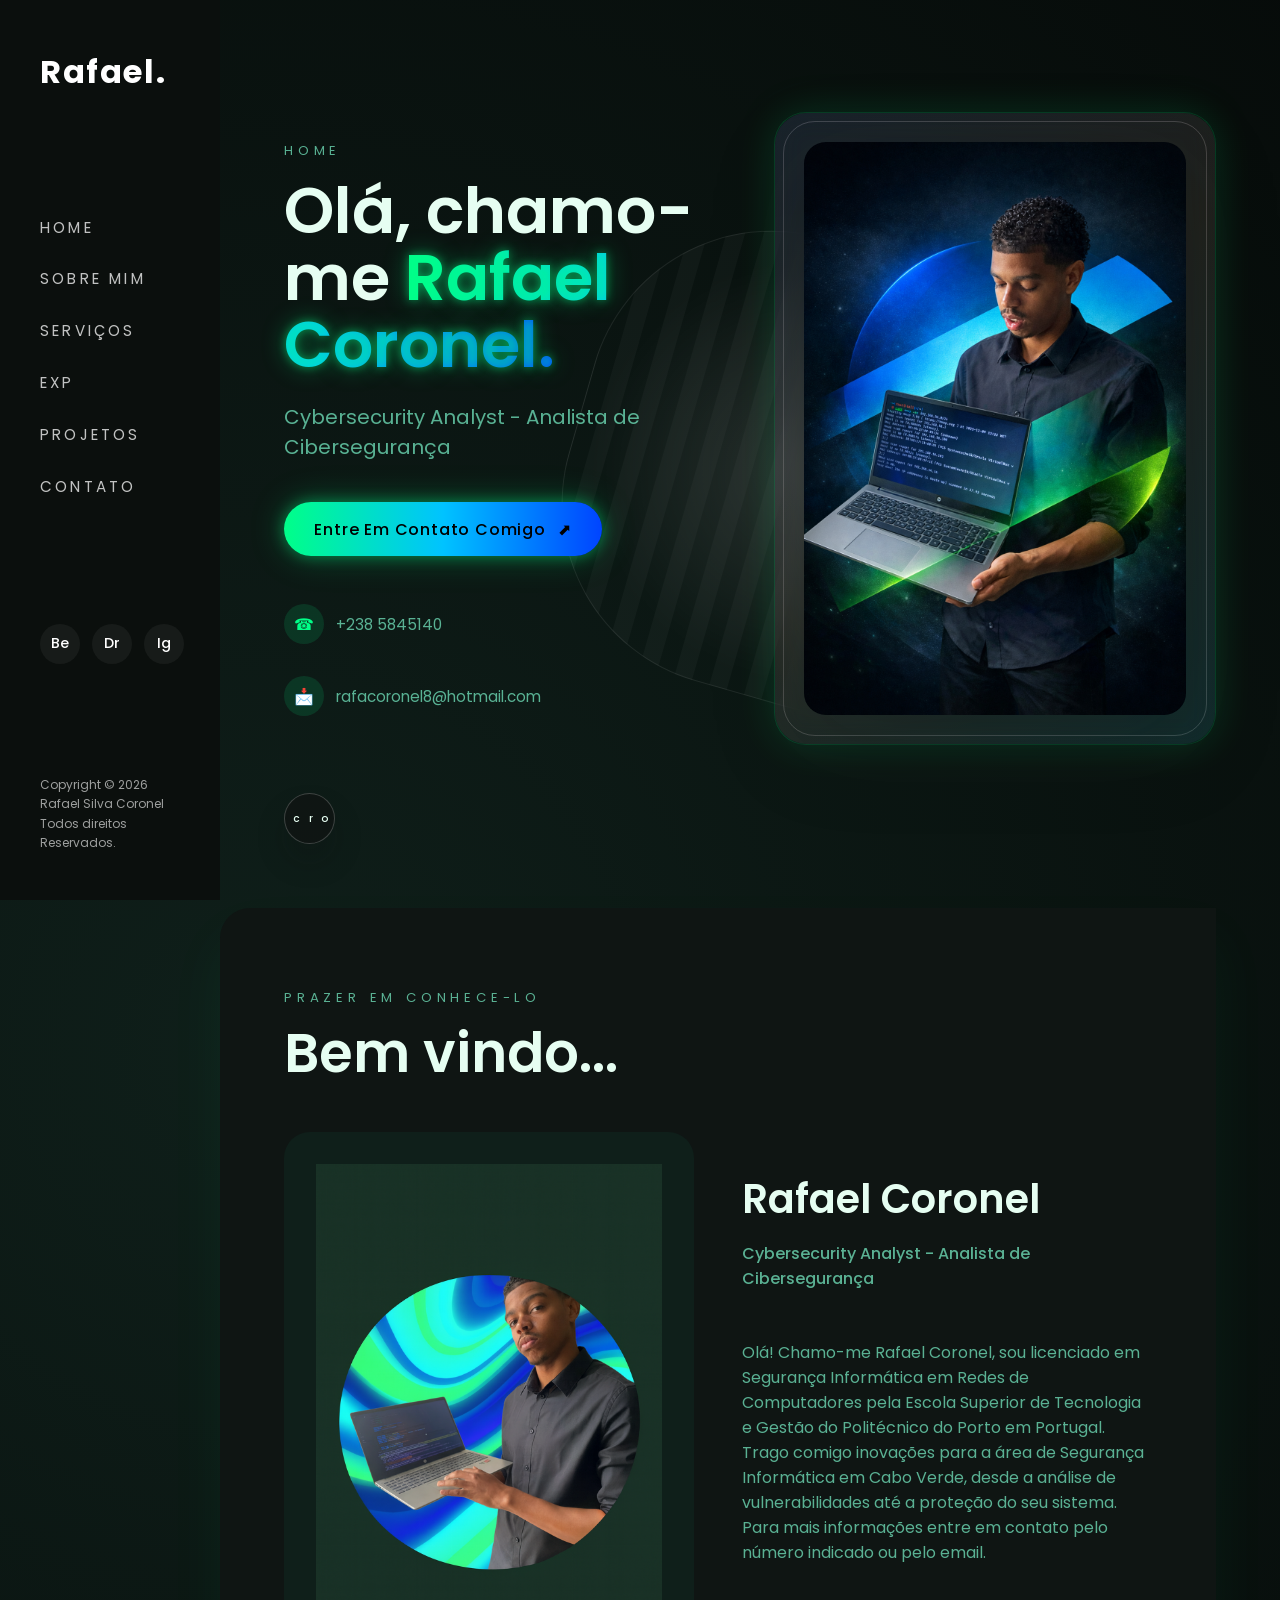
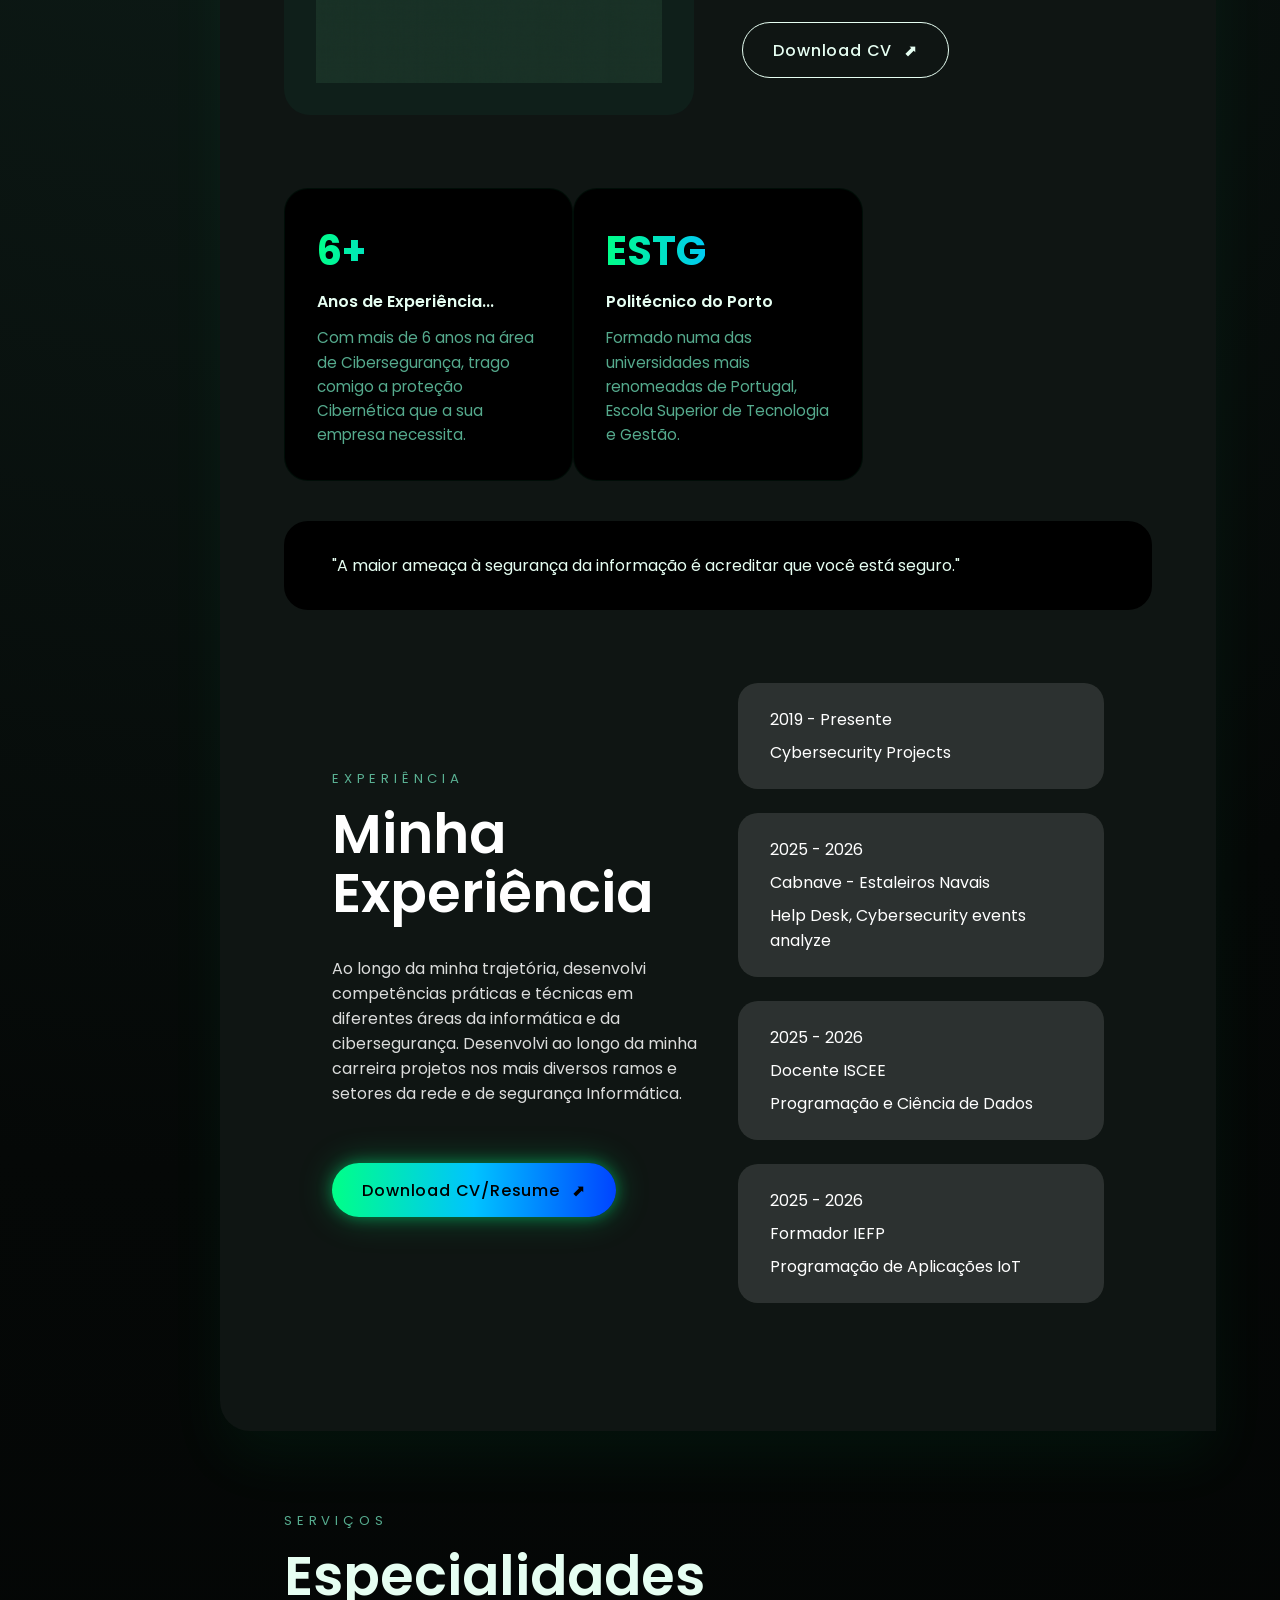
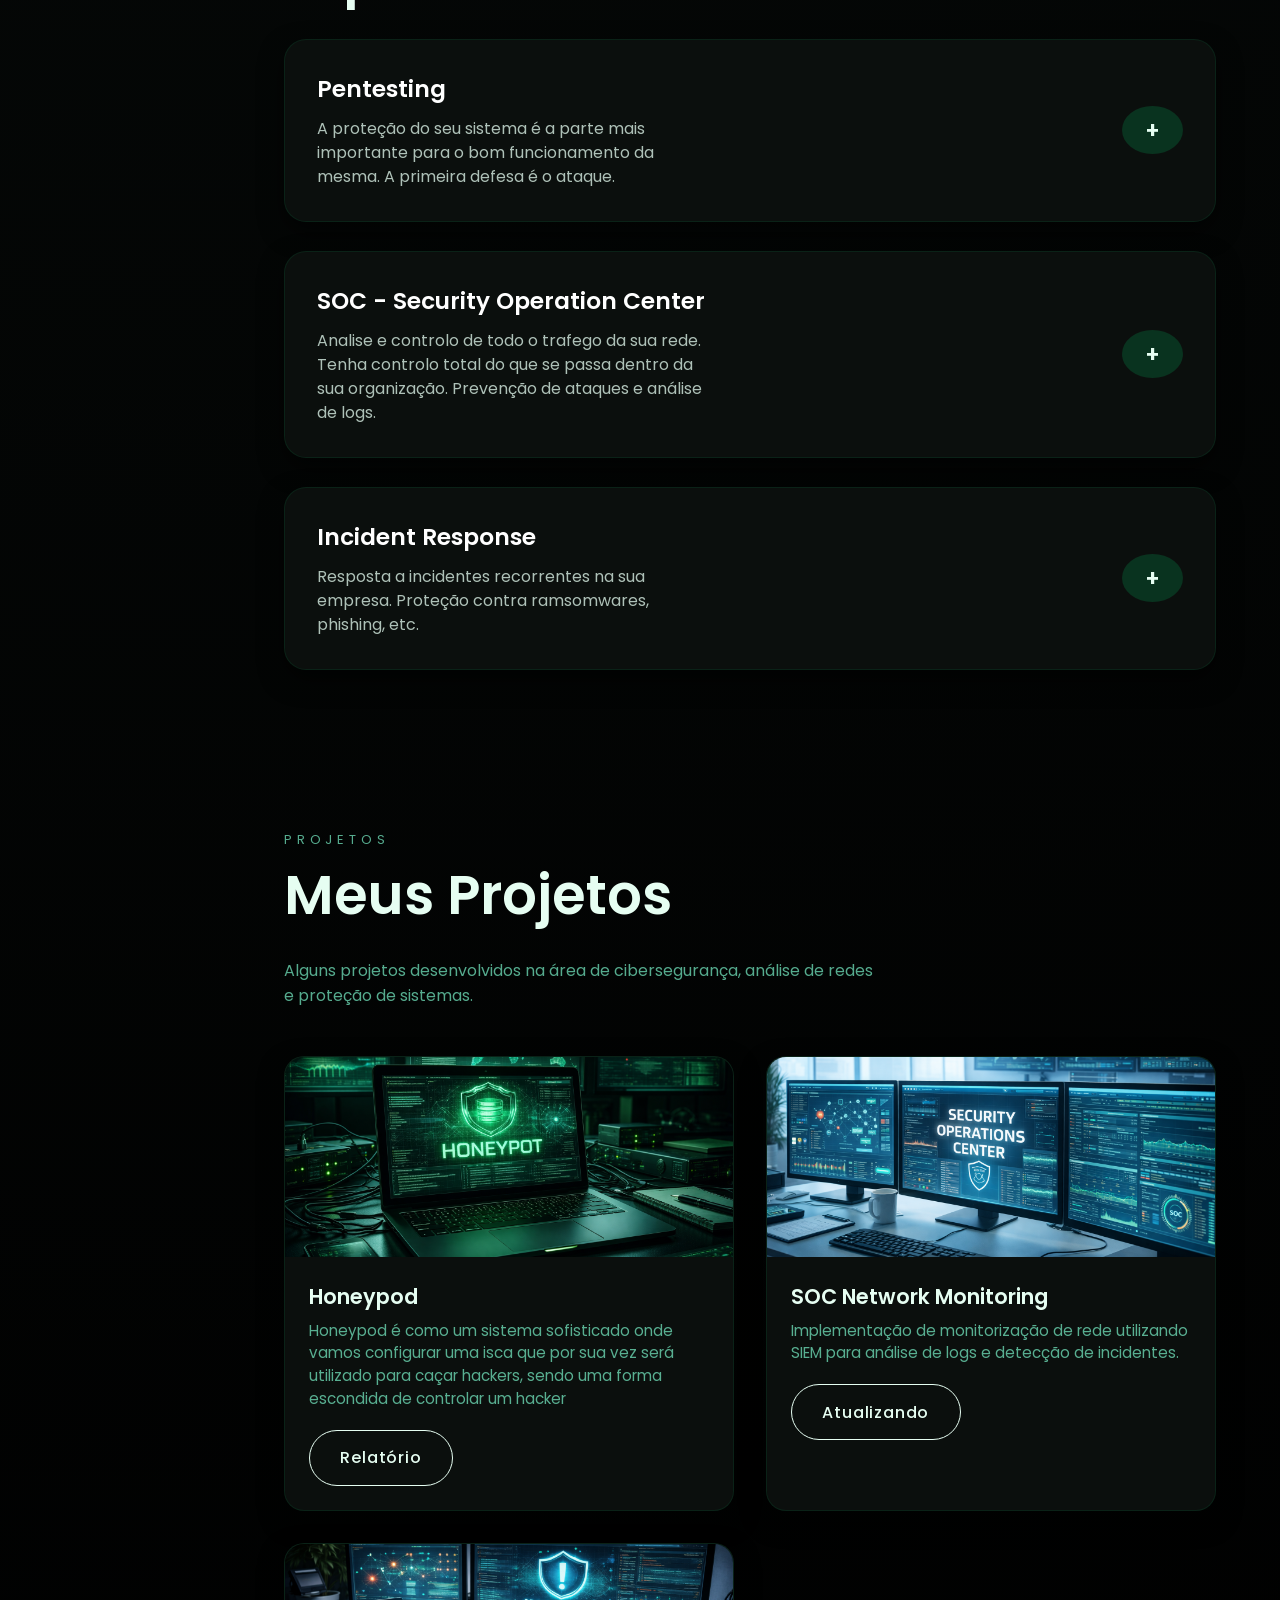
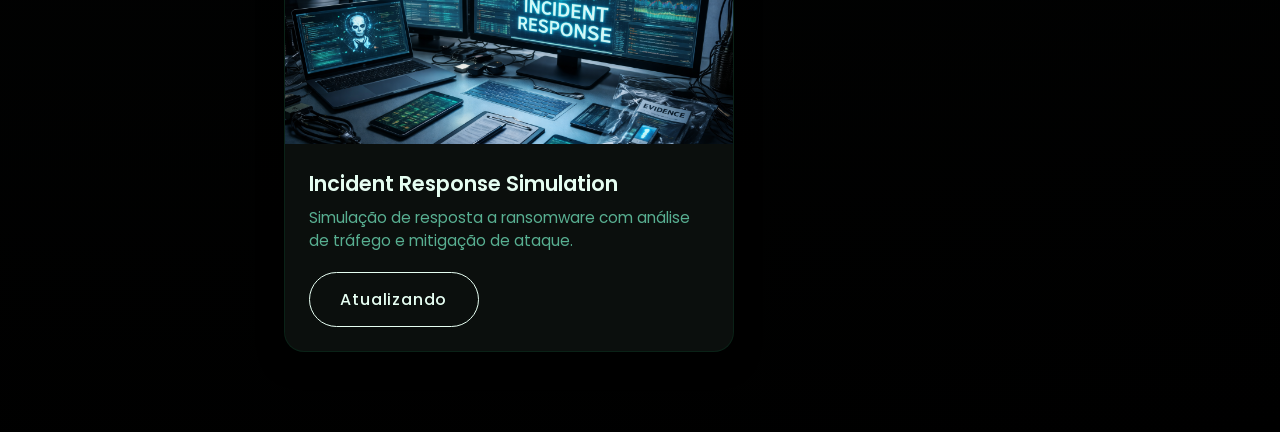
<file: index.html>
<!DOCTYPE html>
<html lang="en">
<head>
    <meta charset="UTF-8">
    <meta name="viewport" content="width=device-width, initial-scale=1.0">
    <title>Rafael Coronel -Portfolio</title>
    <link rel="preconnect" href="https://fonts.googleapis.com" />
    <link rel="preconnect" href="https://fonts.gstatic.com" crossorigin />
    <link
        href="https://fonts.googleapis.com/css2?family=Poppins:wght@300;400;500;600;700&display=swap"
        rel="stylesheet" 
    />
    <link rel="stylesheet" href="style.css">
</head>
<body>
    <div class="layout">
        <!--Navbar-->
        <aside class="sidebar" id="sidebar">
            <div class="sidebar__inner">
                <a href="#" class="brand" aria-label="Rafael Coronel Logo">
                    <span>Rafael.</span>
                </a>
                <nav class="sidebar__nav" aria-label="Primary">
                    <a href="#home" class="sidebar__link">Home</a>
                    <a href="#about" class="sidebar__link">Sobre mim</a>
                    <a href="#service" class="sidebar__link">Serviços</a>
                    <a href="#about" class="sidebar__link">Exp</a>
                    <a href="#projects" class="sidebar__link">Projetos</a>
                    <a href="#contact" class="sidebar__link">Contato</a>
                </nav>
                <div class="sidebar__social">
                    <a href="#" aria-label="Behance">
                        <span>Be</span>
                    </a>
                    <a href="#" aria-label="Dribble">
                        <span>Dr</span>
                    </a>
                    <a href="#" aria-label="Instagram">
                        <span>Ig</span>
                    </a>
                </div>
                <div class="sidebar__footer">
                    Copyright © 2026 Rafael Silva Coronel <br> Todos direitos Reservados.
                </div>
            </div>
        </aside>
        <button class="mobile-menu" id="mobileMenu" aria-expanded="false">
            <span class="mobile-menu__line"></span>
            <span class="mobile-menu__line"></span>
            <span class="mobile-menu__line"></span>
            <span class="sr-only">Menu</span>
        </button>

        <main class="main-content">
            <!-- Hero Section -->
             <section id="home" class="section hero">
                <div class="hero__background" aria-hidden="true">
                    <span class="hero-orb hero__orb--one"></span>
                    <span class="hero-orb hero__orb--two"></span>
                    <span class="hero__grid"></span>
                </div>
                <div class="hero__content" data-animate="fade-right">
                    <p class="section-label">Home</p>
                    <h1 class="hero__title">
                        Olá, chamo-me <span>Rafael Coronel.</span>
                    </h1>
                    <p class="hero__subtitle" data-primary="fade-up" style="animation-delay:0.1s;">
                        Cybersecurity Analyst - Analista de Cibersegurança
                    </p>

                    <div class="hero__actions">
                        <a href="#" class="button button--primary" id="contactBtn">
                            Entre em contato comigo
                            <span aria-hidden="true">⬈</span>
                        </a>
                    </div>
                    <div class="hero__meta">
                        <div class="hero__meta-item">
                            <span class="hero__meta-icon">☎</span>
                            <span>+238 5845140</span>
                        </div>
                        <div class="hero__meta-item">
                            <span class="hero__meta-icon">📩</span>
                            <span>rafacoronel8@hotmail.com</span>
                        </div>
                    </div>
                </div>
                <div class="hero__visual">
                    <div class="hero__image-wrapper">
                        <img src="assets/minhafoto2.png" alt="hero image" class="hero__image">
                    </div>
                </div>
                <a href="#about" class="hero_scroll">
                    <span class="hero__scroll-circle">
                        <span class="hero__scroll-arrow">↓ </span>
                        <span class="hero__scroll-label">Scroll</span>
                    </span>
                </a>
             </section>

            <!-- About Section-->
             <section id="about" class="section about">
                <div class="about__intro">
                    <p class="section-label">Prazer em conhece-lo</p>
                    <h2 class="section-title">Bem vindo...</h2>
                </div>
                <div class="about__content">
                    <div class="about__card">
                        <img src="assets/foto2.png" alt="">
                    </div>
                    <div class="about__details">
                        <h3>Rafael Coronel</h3>
                        <p class="about__role">Cybersecurity Analyst - Analista de Cibersegurança</p>
                        <p class="about__text">
                            <br>
                            Olá! Chamo-me Rafael Coronel, sou licenciado em Segurança Informática em Redes 
                            de Computadores pela Escola Superior de Tecnologia e Gestão do Politécnico do Porto em Portugal.
                            Trago comigo inovações para a área de Segurança Informática em Cabo Verde, desde a análise de
                            vulnerabilidades até a proteção do seu sistema. Para mais informações entre em contato pelo número indicado ou pelo email.
                        </p>
                        <br>
                        <a href="assets/CV.pdf" download class="button button--ghost">
                            Download CV
                            <span aria-hidden="true">⬈</span>
                        </a>
                    </div>
                </div>
                <br>
                <div class="about__stats">
                    <div class="about__stat">
                        <span class="about__stat-value">6+</span>
                        <span class="about__stat-label">Anos de Experiência...</span>
                        <p class="about__stat-text">
                            Com mais de 6 anos na área de Cibersegurança, trago comigo
                            a proteção Cibernética que a sua empresa necessita.
                        </p>
                    </div>
                    <div class="about__stat">
                        <span class="about__stat-value">ESTG</span>
                        <span class="about__stat-label">Politécnico do Porto</span>
                        <p class="about__stat-text">
                            Formado numa das universidades mais renomeadas de Portugal, Escola 
                            Superior de Tecnologia e Gestão.
                        </p>
                    </div>
                    <br>
                    <div style="height: 40px;"></div>
                    <blogquote class="about__quote">
                        "A maior ameaça à segurança da informação é acreditar que você está seguro."
                    </blogquote>           
                </div>
                <br>
                <div class="experience">
                    <div class="experience__content">
                        <p class="section-label">Experiência</p>
                        <h2 class="section-title">Minha Experiência</h2>
                        <p class="experience__text">
                            Ao longo da minha trajetória, desenvolvi competências práticas e técnicas em diferentes áreas da informática e da cibersegurança.
                            Desenvolvi ao longo da minha carreira projetos nos mais diversos ramos e setores da rede e de segurança Informática.
                        </p>
                        <br>
                        <a href="assets/CV - Analista de segurança Rafael Coronel.pdf" download class="button button--primary">
                            Download CV/Resume
                            <span aria-hidden="true">⬈</span>
                        </a>
                    </div>
                    <ul class="experience__timeline">
                        <li>
                            <span class="experience__time">2019 - Presente</span>
                            <span class="experience__time">Cybersecurity Projects</span>
                        </li>
                        <li>
                            <span class="experience__time">2025 - 2026</span>
                            <span class="experience__time">Cabnave - Estaleiros Navais</span>
                            <span class="experience__time">Help Desk, Cybersecurity events analyze</span>
                        </li>
                        <li>
                            <span class="experience__time">2025 - 2026</span>
                            <span class="experience__time">Docente ISCEE</span>
                            <span class="experience__time">Programação e Ciência de Dados</span>
                        </li>
                        <li>
                            <span class="experience__time">2025 - 2026</span>
                            <span class="experience__time">Formador IEFP</span>
                            <span class="experience__time">Programação de Aplicações IoT</span>
                        </li>
                    </ul>
                </div>
             </section>

             <!-- Services Section -->
              <section id="service" class="section services">
                <div class="service__header">
                    <p class="section-label">Serviços</p>
                    <h2 class="section-title">Especialidades</h2>
                </div>
                <div class="service-list" data-visual="assets/">
                    <article class="service-item service-item--accent">
                        <div>
                            <h3>Pentesting</h3>
                            <p>A proteção do seu sistema é a parte mais 
                                importante para o bom funcionamento da mesma.
                                A primeira defesa é o ataque.
                            </p>
                        </div>
                        <div class="button service-item__toggle">
                            <span>+</span>
                        </div>
                    </article>
                    <article class="service-item service-item--accent">
                        <div>
                            <h3>SOC - Security Operation Center</h3>
                            <p>Analise e controlo de todo o trafego da sua rede.
                                Tenha controlo total do que se passa dentro da sua organização.
                                Prevenção de ataques e análise de logs.
                            </p>
                        </div>
                        <div class="button service-item__toggle">
                            <span>+</span>
                        </div>
                    </article>
                    <article class="service-item service-item--accent">
                        <div>
                            <h3>Incident Response</h3>
                            <p>Resposta a incidentes recorrentes na sua empresa. Proteção contra ramsomwares, 
                                phishing, etc.
                            </p>
                        </div>
                        <div class="button service-item__toggle">
                            <span>+</span>
                        </div>
                    </article>
                </div>
              </section>

            <!-- Projects Section -->
            <section id="projects" class="section projects">

                <div class="projects__header">
                    <p class="section-label">Projetos</p>
                    <h2 class="section-title">Meus Projetos</h2>
                    <p class="projects__subtitle">
                        Alguns projetos desenvolvidos na área de cibersegurança, análise de redes e proteção de sistemas.
                    </p>
                </div>

                <div class="projects__grid">

                    <!-- Project 1 -->
                    <article class="project-card">

                        <div class="project-card__image">
                            <img src="assets/honey.png" alt="Pentesting Project">
                        </div>

                        <div class="project-card__content">

                            <h3>Honeypod</h3>

                            <p>
                                Honeypod é como um sistema sofisticado onde 
                                vamos configurar uma isca que por sua vez será utilizado para caçar 
                                hackers, sendo uma forma escondida de controlar um hacker
                            </p>

                            <div class="project-card__actions">

                                <a href="assets/Projeto 1-Honeypod.pdf" class="button button--ghost" download>
                                    Relatório
                                </a>

                                

                            </div>

                        </div>

                    </article>


                    <!-- Project 2 -->

                    <article class="project-card">

                        <div class="project-card__image">
                            <img src="assets/soc.png" alt="SOC Monitoring">
                        </div>

                        <div class="project-card__content">

                            <h3>SOC Network Monitoring</h3>

                            <p>
                                Implementação de monitorização de rede utilizando
                                SIEM para análise de logs e detecção de incidentes.
                            </p>

                            <div class="project-card__actions">

                                <a href="assets/report-soc.pdf" class="button button--ghost" download>
                                    Atualizando
                                </a>

                            </div>

                        </div>

                    </article>


                    <!-- Project 3 -->

                    <article class="project-card">

                        <div class="project-card__image">
                            <img src="assets/incidentresponse.png" alt="Incident Response">
                        </div>

                        <div class="project-card__content">

                            <h3>Incident Response Simulation</h3>

                            <p>
                                Simulação de resposta a ransomware com análise
                                de tráfego e mitigação de ataque.
                            </p>

                            <div class="project-card__actions">

                                <a href="assets/report-ir.pdf" class="button button--ghost" download>
                                    Atualizando
                                </a>


                            </div>

                        </div>

                    </article>

                </div>

            </section>

        </main>
    </div>

    <script>

        document.addEventListener("DOMContentLoaded", function () {

            const btn = document.getElementById("contactBtn");

            btn.addEventListener("click", function (e) {

                e.preventDefault();

                const email = "rafacoronel8@hotmail.com";
                const phone = "+2385845140";

                const isMobile = /Android|iPhone|iPad|iPod|Opera Mini|IEMobile|WPDesktop/i.test(navigator.userAgent);

                if (isMobile) {
                    window.location.href = "tel:" + phone;
                } else {
                    window.location.href = "mailto:" + email;
                }

            });

        });

    </script>
</body>

</html>
</file>
<file: style.css>
:root {
    --sidebar-bg: #0b0f0d;
    --body-bg: #050807;
    --text-main: #e6fef2;
    --text-muted: #7fffd4aa;

    --accent: #00ff88;
    --accent-soft: rgba(0,255,136,0.25);
    --accent-border: rgba(0,255,136,0.08);
    --accent-gradient: linear-gradient(
        90deg,
        #00ff88 0%,
        #00c3ff 50%,
        #0044ff 100%
    );

    --accent-gradient-reverse: linear-gradient(
        135deg,
        #0044ff 0%,
        #00c3ff 50%,
        #00ff88 100%
    );

    --card-bg: #0f1513;
    --border-light: rgba(0, 255, 136, 0.15);
    --transition: all 0.35s ease;

    font-size: 16px;
}

 *,
 *::before,
 *::after {
    box-sizing: border-box;
 }

 html{
    scroll-behavior: smooth;
 }
 body {
    margin: 0;
    font-family: "Poppins", sans-serif;
    color: var(--text-main);
    background: radial-gradient(circle at 20% 20%, #0f1f1a 0%, #050807 40%, #000000 100%);
    min-height: 100vh;
}

 h1,
 h2,
 h3,
 h4 {
    margin:0;
    font-weight: 600;
 }
 
 p {
    margin: 0;
 }

 a {
    color: inherit;
    text-decoration: none;
 }

 img {
    display: block;
    max-width: 100%;
 }

 button {
    font: inherit;
    color: inherit;
    background: none;
    border: none;
    cursor: pointer;
 }

 .section {
    padding: 5rem 5vw;
 }

 .section-label {
    font-size: 0.825rem;
    text-transform: uppercase;
    letter-spacing: 0.3rem;
    color: var(--text-muted);
    margin-bottom: 1rem;
 }

 .section-title {
    font-size: clamp(2.25rem, 2.5vw + 2rem, 3.4rem);
    line-height: 1.1;
    margin-bottom: 2rem;
 }

 .button {
    display: inline-flex;
    align-items: center;
    gap: 0.75rem;
    padding: 0.9rem 1.9rem;
    border-radius: 999px;
    font-weight: 500;
    letter-spacing: 0.05rem;
    text-transform: capitalize;
    transition: var(--transition);
    max-width: 100%;
    justify-content: center;
 }

 .button span {
    transition: transform 0.4s ease;
 }

 .button:hover span {
    transform: translateX(4px) translateY(-2px);
 }

 .button--primary {
    background: var(--accent-gradient);
    color: #000;
    box-shadow: 0 0 15px rgba(0, 255, 136, 0.4),
                0 0 35px rgba(0, 255, 136, 0.25);
}

.button--primary:hover {
    box-shadow: 0 0 25px rgba(0, 255, 136, 0.7),
                0 0 60px rgba(0, 255, 136, 0.4);
}

 .button--ghost {
    border: 1px solid var(--text-main);
    color: var(--text-main);
 }

 .section-cta {
    margin-top: 3rem;
    text-align: center;
 }

 .section-cta .button {
    width: auto
 }




 @media(max-width: 1200px) {
    .section {
        padding-inline: 8vw;
    }
 }

 @media(max-width: 768px) {
    .section {
        padding: 4rem 1.5rem;
    }

    .button {
        width: 100%;
        max-width: 320px;
        margin-inline: auto;
    }

    .section-cta .button {
        max-width: 220px;
    }
 }

 .js-enabled [data-animate] {
    opacity: 0;
    transform: translateY(40px);
    transition: opacity 0.8s ease, transform 0.8s;
    transition-delay: var(--delay, 0s);
 }

 .js-enabled [data-animate].js-visible {
    opacity: 1;
    transform: none;
 }

 .js-enabled [data-animate="fade-right"] {
    transform: translateX(-60px);
 }

 .js-enabled [data-animate="fade-left"] {
    transform: translateX(-60px);
 }

 .js-enabled [data-animate="zoom-in"] {
    transform: scale(0.85);
 }

 .js-enabled [data-animate="till-in"] {
    transform: perspective(900px), rotateX(16deg), translateY(40px);
    transform-origin: top center;
 }

 .js-enabled [data-animate="fade-up"] {
    transform: translateY(60px);
 }

 .sr-only {
    position: absolute;
    width: 1px;
    height: 1px;
    padding: 0;
    margin: -1px;
    overflow: hidden;
    clip: rect(0, 0, 0, 0);
    border: 0;
 }






 .layout {
    display: flex;
    min-height: 100vh;
 }

 .sidebar {
    background: var(--sidebar-bg);
    color: #ffffff;
    width: clamp(220px, 16vw, 280px);
    position: fixed;
    inset: 0 auto 0 0;
    z-index: 1000;
    transform: translateX(0);
    transition: var(--transition);
 }

 .sidebar__inner {
    display: flex;
    flex-direction: column;
    justify-content: space-between;
    padding: 3rem 2.5rem;
    height: 100%;
 }

 .brand {
    font-size: 2rem;
    font-weight: 700;
    letter-spacing: 0.1rem;
    display: inline-flex;
    position: relative;
 }

 .brand span::after {
    content: "";
    position: absolute;
    inset: auto 0 -8px 0;
    height: 5px;
    background: var(--accent-gradient);
    border-radius: 999px;
    opacity: 0;
    transform:scaleX(0.4);
    transition: var(--transition);
 }

 .brand:hover span::after {
    opacity: 1;
    transform: scaleX(1);
 }

 .sidebar__nav {
    display: flex;
    flex-direction: column;
    gap: 1.4rem;
    margin: 3rem 0;
 }

 .sidebar__link {
    position: relative;
    font-size: 0.95rem;
    text-transform: uppercase;
    letter-spacing: 0.2rem;
    color: rgba(255, 255, 255, 0.75);
    transition: var(--transition);
    padding-bottom: 0.4rem;
 }

 .sidebar__link::after {
    content: "";
    position: absolute;
    left: 0;
    bottom: 0;
    width: 1.8rem;
    height: 3px;
    background: var(--accent-gradient);
    transform-origin: left;
    transform: scaleX(0);
    transition: var(--transition);
 }

 .sidebar__link:hover,
 .sidebar__link:focus-visible {
    color: #fff;
 }

 .sidebar__link:hover::after,
 .sidebar__link.active::after {
    transform: scaleX(1);
 }

 .sidebar__social {
    display: grid;
    grid-template-columns: repeat(3, 2.5rem);
    gap: 0.75rem;
    margin-bottom: 2.5rem;
 }

 .sidebar__social a {
    display: inline-flex;
    align-items: center;
    justify-content: center;
    width: 2.5rem;
    height: 2.5rem;
    border-radius: 50%;
    background: rgba(255, 255, 255, 0.05);
    font-size: 0.9rem;
    font-weight: 500;
    transition: var(--transition);
 }

 .sidebar__social a:hover {
    background: var(--accent-gradient);
    transform: translateY(-3px);
 }

 .sidebar__footer {
    font-size: 0.75rem;
    line-height: 1.6;
    color: rgba(255, 255, 255, 0.6);
 }

 .mobile-menu {
    position: fixed;
    top: 1.5rem;
    left: 1.5rem;
    width: 3rem;
    height: 3rem;
    border-radius: 50%;
    background: rgba(10, 10, 10, 0.85);
    display: none;
    align-items: center;
    justify-content: center;
    gap: 0.3rem;
    flex-direction: column;
    z-index: 1100;
    transition: var(--transition);
 }

 .mobile-menu__line {
    width: 1.6rem;
    height: 2px;
    background: #fff;
    border-radius: 999px;
    transition: var(--transition);
 }

 .mobile-menu[aria-expanded="true"] .mobile-menu_line:nth-child(1) {
    transform: translateY(7px) rotate(45deg);
 }

 .mobile-menu[aria-expanded="true"] .mobile-menu_line:nth-child(2) {
    opacity: 0;
 }

 .mobile-menu[aria-expanded="true"] .mobile-menu_line:nth-child(3) {
    transform: translateY(-7px) rotate(-45deg);
 }

 .overlay {
    position: fixed;
    inset: 0;
    background: rgba(18, 18, 18, 0.55);
    backdrop-filter: blur(3px);
    z-index: 900;
    opacity: 0;
    pointer-events: none;
    transition: var(--transition);
 }

 .overlay.is-visible {
    opacity: 1;
    pointer-events: auto;
 }

 .main-content {
    flex: 1;
    margin-left: clamp(220px, 16vw, 280px);
    width: 100%;
 }

/* ----- Navbar (Sidebar) Responsive ----- */
 @media (max-width: 1024px) {
    .sidebar {
        transform: translateX(-100%);
    }

    .sidebar.is-open {
        transform: translateX(0);
    }

    .mobile-menu {
        display: inline-flex;
    }

    .main-content {
        margin-left: 0;
        width: 100%;
    }
 }

 @media (max-width: 768px) {
    .sidebar__link {
        letter-spacing: 0.1rem;
    }
 }






  /* --- Hero Section --- */
 .hero {
    position: relative;
    display: grid;
    grid-template-columns: repeat(2, minmax(0, 1fr));
    align-items: center;
    gap: 3rem;
    min-height: 100vh;
    padding-top: 7rem;
    padding-bottom: 4rem;
    overflow: hidden;
 }

 

 .hero__background {
    position: absolute;
    inset: 0;
    pointer-events: none;
    z-index: 1;
 }

 .hero__orb {
    position: absolute;
    border-radius: 50%;
    background: var(--accent-gradient);
    opacity: 0.55;
    filter: blur(0);
    mix-blend-mode: screen;
    animation: orbDrift 18s ease-in-out infinite;
 }

 .hero_orb--one {
    width: clamp(220px, 18vw, 320px);
    aspect-ratio: 1;
    top: -120px;
    right: 14%;
    animation-duration: 16s;
 }

 .hero_orb--two {
    width: clamp(180px, 20vw, 300px);
    aspect-ratio: 1;
    bottom: -130px;
    left: 12%;
    animation-duration: 20s;
    animation-direction: reverse;
 }

 .hero__grid {
    position: absolute;
    top: 52%;
    left: 55%;
    width: clamp(320px, 36vw, 520px);
    height: clamp(320px, 36vw, 520px);
    border-radius: 40%;
    border: 1px solid rgba(255, 255, 255, 0.2);
    background:
        radial-gradient(circle at center,
            rgba(255, 255, 255, 0.32),
            transparent 65%),
        repeating-linear-gradient(0deg, transparent, transparent 18px, rgba(255, 255, 255, 0.00) 18px, rgba(255, 255, 255, 0.00) 36px),
        repeating-linear-gradient(
            90deg,
            transparent,
            transparent 18px,
            rgba(255, 255, 255, 0.08) 18px,
            rgba(255, 255, 255, 0.08) 36px
        );
        transform: translate(-50%, -50%) rotate(16deg);
        opacity: 0.4;
        animation: gridPulse 22s linear infinite;
 }

 .hero__content,
 .hero__visual {
    position: relative;
    z-index: 2;
 }

 .hero__title {
    font-size: clamp(3rem, 5vw, 4.5rem);
    line-height: 1.05;
    margin-bottom: 1.5rem;
 }

 .hero__title span {
    position: relative;
    background-image: var(--accent-gradient);
    background-clip: text;
    -webkit-background-clip: text;
    -webkit-text-fill-color: transparent;
    color: transparent;
    text-shadow: 0 0 10px rgba(0, 255, 136, 0.5),
                 0 0 25px rgba(0, 255, 136, 0.4);
 }

 .hero__subtitle {
    font-size: 1.25rem;
    color: var(--text-muted);
    margin-bottom: 2.5rem;
 }

 .hero__actions {
    display: flex;
    align-items: center;
    gap: 1.5rem;
 }

 .hero__meta {
    margin-top: 3rem;
    display: flex;
    gap: 2rem;
    flex-wrap: wrap;
    color: var(--text-muted);
    font-size: 0.95rem;
 }

 .hero__meta-item {
    display: inline-flex;
    align-items: center;
    gap: 0.75rem;
 }

 .hero__meta-icon {
    display: inline-flex;
    align-items: center;
    justify-content: center;
    width: 2.5rem;
    height: 2.5rem;
    border-radius: 50%;
    background: rgba(0, 255, 136, 0.12);
    color: #00ff88;
    font-size: 1rem;
 }

 .hero__visual {
    display: flex;
    justify-content: center;
    perspective: 1400px;
 }

 .hero__image-wrapper {
    position: relative;
    height: min(420px, 100%);
    aspect-ratio: 3 / 4;
    padding: 1.8rem;
    display: grid;
    place-items: center;
    border-radius: 32px;
    background: rgba(0, 255, 136, 0.05);
    backdrop-filter: blur(15px);
    border: 1px solid rgba(0, 255, 136, 0.15);
    box-shadow: 0 0 40px rgba(0, 255, 136, 0.15);
    transform-style: preserve-3d;
    --rotateX: 0deg;
    --rotateY: 0deg;
    --scale: 1;
    transform: rotateX(var(--rotateX, 0deg)) rotateY(var(--rotateY, 0deg)) scale(var(--scale, 1));
    transition: transform 0.25s cubic-bezier(0.16, 1, 0.3, 1), box-shadow 0.45s ease;
    will-change: transform;
 }

 .hero__image-wrapper::before {
    content: "";
    position: absolute;
    inset: 8px;
    border-radius: inherit;
    border: 1px solid rgba(255, 255, 255, 0.3);
    opacity: 0.6;
    pointer-events: none;
 }

 .hero__image-wrapper::after {
    content: "";
    position: absolute;
    inset: 0;
    border-radius: inherit;
    background: linear-gradient(
        135deg,
        rgba(180, 93, 255, 0.25),
        rgba(253, 101, 133, 0.25),
        rgba(93, 173, 255, 0.25)
    );
    z-index: 1;
    opacity: 0.4;
    pointer-events: none;
 }

 .hero__visual:hover .hero__image-wrapper {
    box-shadow: 0 55px 80px rgba(15, 15, 16, 0.25);
 }

 .hero__image {
    position: relative;
    z-index: 2;
    width: 100%;
    height: auto;
    object-fit: cover;
    border-radius: 22px;
    filter: drop-shadow(0 25px 45px rgba(17, 17, 17, 0.2));
    transform: translateZ(55px);
    animation: heroFloat 7s ease-in-out infinite alternate;
 }

 .hero__scroll {
    position: absolute;
    left: 50%;
    bottom: 2.5rem;
    display: inline-flex;
    flex-direction: column;
    align-items: center;
    gap: 0.75rem;
    transform: translateX(-50%);
    text-transform: uppercase;
    font-size: 0.75rem;
    letter-spacing: 0.45rem;
    color: rgba(255, 255, 255, 0.8);
    z-index: 4;
    transition: var(--transition);
 }

 .hero__scroll:hover,
 .hero__scroll:focus-visible {
    color: #fff;
 }

 .hero__scroll-circle {
    width: 3.2rem;
    height: 3.2rem;
    border-radius: 999px;
    display: flex;
    align-items: center;
    justify-content: center;
    position: relative;
    overflow: hidden;
    background: rgba(18, 18, 18, 0.55);
    border: 1px solid rgba(255, 255, 255, 0.2);
    box-shadow: 0 18px 30px rgba(15, 15, 16, 0.2);
    transition: var(--transition);
 }

 .hero__scroll:hover .hero__scroll-circle,
.hero__scroll:focus-visible .hero__scroll-circle {
  border-color: transparent;
  background: var(--accent-gradient);
  transform: translateY(-4px);
}

.hero__scroll-circle::after {
  content: "";
  position: absolute;
  inset: 0;
  background: radial-gradient(circle at center, rgba(255, 255, 255, 0.5), transparent 70%);
  opacity: 0;
  transition: var(--transition);
}

.hero__scroll:hover .hero__scroll-circle::after,
.hero__scroll:focus-visible .hero__scroll-circle::after {
  opacity: 1;
}

.hero__scroll-arrow {
  display: flex;
  align-items: center;
  justify-content: center;
  width: 100%;
  height: 100%;
  font-size: 1.35rem;
  line-height: 1;
  animation: scrollBounce 2.4s ease-in-out infinite;
}

.hero__scroll:hover .hero__scroll-arrow,
.hero__scroll:focus-visible .hero__scroll-arrow {
  animation-play-state: paused;
}

.hero__scroll-label {
  font-weight: 500;
  font-size: 0.65rem;
  letter-spacing: 0.55rem;
  padding-left: 0.55rem;
}

@keyframes scrollBounce {
  0%,
  20%,
  50%,
  80%,
  100% {
    transform: translateY(0);
  }
  40% {
    transform: translateY(6px);
  }
  60% {
    transform: translateY(2px);
  }
}

 @keyframes heroGlow {
    0% {
        transform: translate3d(-20px, -10px, 0) scale(1);
        opacity: 0.65;
    }
    100% {
        transform: translate3d(24px, 20px, 0) scale(1.08);
        opacity: 0.85;
    }
 }

 @keyframes orbDrift {
    0% {
        transform: translate3d(0, 0, 0) scale(1);
    }
    50% {
        transform: translate3d(20px, -25px, 0) scale(1.05);
    }
    100% {
        transform: translate3d(-15px, 18px, 0) scale(0.98);
    }
 }

 @keyframes gridPulse {
    0% {
        transform: translate(-50%, -50%) rotate(12deg) scale(0.96);
        opacity: 0.3;
    }
    50% {
        transform: translate(-48%, -52%) rotate(18deg) scale(1.05);
        opacity: 0.48;
    }
    100% {
        transform: translate(-50%, -50%) rotate(16deg) scale(0.96);
        opacity: 0.3;
    }
 }

 @keyframes heroFloat {
    0% {
        transform: translateZ(55px) translateY(0);
    }
    100% {
        transform: translateZ(55px) translateY(-14px);
    }
 }

 /* --- Hero Section Responsive --- */
@media (max-width: 1024px) {
  .hero {
    grid-template-columns: minmax(0, 1fr);
    text-align: center;
    padding-top: 8rem;
  }

  .hero::before {
    inset: -25% -40% -25% -10%;
  }

  .hero_grid {
    left: 50%;
    top: 54%;
    width: clamp(260px, 58vw, 420px);
    height: clamp(260px, 58vw, 420px);
  }

  .hero__orb--one {
    right: 10%;
    top: -80px;
  }

  .hero__orb--two {
    left: 18%;
    bottom: -90px;
  }

  .hero_image-wrapper {
    margin: 0 auto;
  }
}

@media (max-width: 768px) {
  .hero__background {
    opacity: 0.75;
  }

  .hero__grid {
    display: none;
  }

  .hero__orb--one {
    right: 18%;
    top: -90px;
  }

  .hero__orb--two {
    display: none;
  }

  .hero__image-wrapper {
    padding: 1.4rem;
  }
}

/*About Section*/
.about {
   background: var(--card-bg);
   border-radius: 30px 0 0 30px;
   margin-right: 5vw;
   box-shadow: 0 30px 60px rgba(0, 255, 136, 0.05);
}

.about__intro {
   margin-bottom: 3rem;
}

.about__content {
   display: grid;
   grid-template-columns: repeat(2, minmax(0, 1fr));
   gap: 3rem;
   align-items: center;
   margin-bottom: 3rem;
}

.about__card {
   background-color: #0f1f1a;
   border-radius: 26px;
   padding: 2rem;
   position: relative;
   overflow: hidden;
}

.about__car::after {
   content: "";
   position: absolute;
   inset: auto -30% -40% -30%;
   height: 60%;
   background-color: var(--accent-gradient);
   border-radius: 50%;
   opacity: 0.5;
   filter: blur(30px);
}

.about__image {
   position: relative;
   z-index: 2;
   border-radius: 20px;
   width: 100%;
}

.about__details h3 {
   font-size: clamp(2rem, 1.8vw + 1.4rem, 2.5rem);
   margin-bottom: 0.75rem;
}

.about__role {
   font-weight: 500;
   color: var(--text-muted);
   margin-bottom: 1.5rem;
}

.about__text {
   margin-bottom: 2rem;
   color: var(--text-muted);
}

.about__stats {
   display: grid;
   grid-template-columns: repeat(3, minmax(0, 1fr));
}

.about__stat {
   background-color: #000;
   padding: 2rem;
   border-radius: 24px;
   border: 1px solid rgba(0, 255, 136, 0.05);
   transition: var(--transition);
}

.about__stat:hover {
   transform: translateY(-8px);
   box-shadow: 0 20px 30px rgba(0, 255, 136, 0.12);
}

.about__stat-value {
   display: block;
   font-size: 2.5rem;
   font-weight: 700;
   background-image: var(--accent-gradient);
   -webkit-background-clip: text;
   color: transparent;
   margin-bottom: 0.5rem;
}

.about__stat-label {
   font-weight: 600;
   margin-bottom: 0.75rem;
   display: block;
}

.about__stat-text {
   color: var(--text-muted);
   font-size: 0.95rem;
   line-height: 1.6;
}

.about__quote {
   grid-column: span 3;
   background-color: #000;
   color: #e6fef2;
   padding: 2rem 3rem;
   border-radius: 24px;
   font-size: italic;
   position: relative;
}

.about__quote::before {
   content: "";
   position: absolute;
   top: -1.5rem;
   left: 22rem;
   font-size: 4rem;
   color: var(--accent);
   opacity: 0.3;
}

/* About Us Responsive */

@media (max-width:1200px){
  .about {
    margin-right: 0;
    border-radius: 30px;
  }
}

@media (max-width:1024px){
  .about__content {
    gap: 2rem;
    grid-template-columns: minmax(0,1fr);
  }

  .about__stats {
    grid-template-columns: repeat(2,minmax(0,1fr));
  }
}

@media (max-width:768px){
  .about__content {
    gap: 2rem;
  }

  .about__stats {
    grid-template-columns: minmax(0,1fr);
  }

  .about__quote {
    grid-column: span 1;
  }
}

 
.experience {
    background-color: var(--accent-gradient);
    border-radius: 30px;
    padding: 3rem;
    display: grid;
    grid-template-columns: repeat(2, minmax(0, 1fr));
    gap: 2.5rem;
    color: white;
    align-items: center;
}

.experience__text {
    margin-bottom: 2rem;
    color: rgba(255, 255, 255, 0.85);
}

.experience__timeline {
    margin: 0;
    padding: 0;
    list-style: none;
    display: grid;
    gap: 1.5rem;
}

.experience__timeline li {
    background-color: rgba(255, 255, 255, 0.12);
    border-radius: 20px;
    padding: 1.5rem 2rem;
    display: grid;
    gap: 0.5rem;
    transition: var(--transition);
}

.experience__timeline li:hover {
    background-color: rgba(255, 255, 255, 0.2);
    transform: translateX(8px);
}

.experience__company {
   color: rgba(0, 255, 136, 0.12);
}

@media(max-width:1024px) {
   .experience {
      grid-template-columns: minmax(0, 1fr);
   }
}

@media(max-width:768px) {
   .experience {
      gap: 2rem;
   }
}


/* =========================
   SERVICES SECTION
========================= */

.services {
  background: transparent;
}

.services__header{
  margin-bottom: 3rem;
}


/* =========================
   SERVICES GRID
========================= */

.service-list {
  display: grid;
  gap: 1.8rem;
}


/* =========================
   SERVICE CARD
========================= */

.service-item {

  --service-gradient-opacity: 0;

  display: grid;
  grid-template-columns: minmax(0,1fr) auto;
  align-items: center;

  padding: 2rem;

  border-radius: 22px;

  background: #0b0f0d;

  border: 1px solid rgba(0,255,136,0.08);

  box-shadow:
  0 10px 25px rgba(0,0,0,0.6);

  position: relative;
  overflow: hidden;

  transition: 0.35s ease;

  isolation: isolate;
}


/* =========================
   GRADIENT (MAIS SUAVE)
========================= */

.service-item::before {

  content: "";
  position: absolute;
  inset: -1px;

  background:
  linear-gradient(
  135deg,
  rgba(0,255,136,0.25),
  rgba(0,120,255,0.25)
  );

  opacity: var(--service-gradient-opacity);

  transition: 0.35s ease;

  z-index: -2;
}


/* =========================
   HOVER
========================= */

.service-item:hover {

  transform: translateY(-4px);

  --service-gradient-opacity: 1;

  box-shadow:
  0 20px 40px rgba(0,0,0,0.7);
}


/* =========================
   TEXT
========================= */

.service-item h3 {

  font-size: 1.45rem;

  margin-bottom: .7rem;

  color: #ffffff;
}


.service-item p {

  color: rgba(230,254,242,0.75);

  max-width: 40ch;

  line-height: 1.5;
}


/* =========================
   BUTTON
========================= */

.service-item__toggle {

  width: 3rem;
  height: 3rem;

  border-radius: 50%;

  background: rgba(0,255,136,0.15);

  display: flex;
  align-items: center;
  justify-content: center;

  font-size: 1.4rem;
  font-weight: 600;

  color: #e6fef2;

  transition: 0.25s ease;
}


/* hover botão */

.service-item__toggle:hover {

  background: rgba(0,255,136,0.35);

}



@media(max-width: 1024px) {
   .service-item__visual {
      opacity: 0.4;
      right: 5%;
   }
}

@media(max-width:768px) {
   .service-item {
      grid-template-columns: minmax(0, 1fr);
      gap: 1.5rem;
   }

   .service-item__toggle {
      justify-self: flex-start;
   }

   .service-item__visual {
      display: none;
   }
}


/* =========================
   PROJECTS
========================= */

.projects__header{
margin-bottom:3rem;
max-width:600px;
}

.projects__subtitle{
color:var(--text-muted);
margin-top:0.5rem;
}


/* GRID */

.projects__grid{

display:grid;
grid-template-columns:repeat(auto-fit,minmax(300px,1fr));
gap:2rem;

}


/* CARD */

.project-card{

background:#0b0f0d;

border:1px solid rgba(0,255,136,0.08);

border-radius:20px;

overflow:hidden;

transition:0.35s ease;

box-shadow:
0 10px 25px rgba(0,0,0,0.5);

}


.project-card:hover{

transform:translateY(-6px);

box-shadow:
0 20px 40px rgba(0,0,0,0.7);

border-color:rgba(0,255,136,0.3);

}


/* IMAGE */

.project-card__image img{

width:100%;
height:200px;

object-fit:cover;

display:block;

}


/* CONTENT */

.project-card__content{

padding:1.5rem;

}


.project-card h3{

margin-bottom:0.5rem;

font-size:1.3rem;

}


.project-card p{

color:var(--text-muted);

font-size:0.95rem;

line-height:1.5;

margin-bottom:1.2rem;

}


/* BUTTONS */

.project-card__actions{

display:flex;

gap:1rem;

flex-wrap:wrap;

}
</file>
